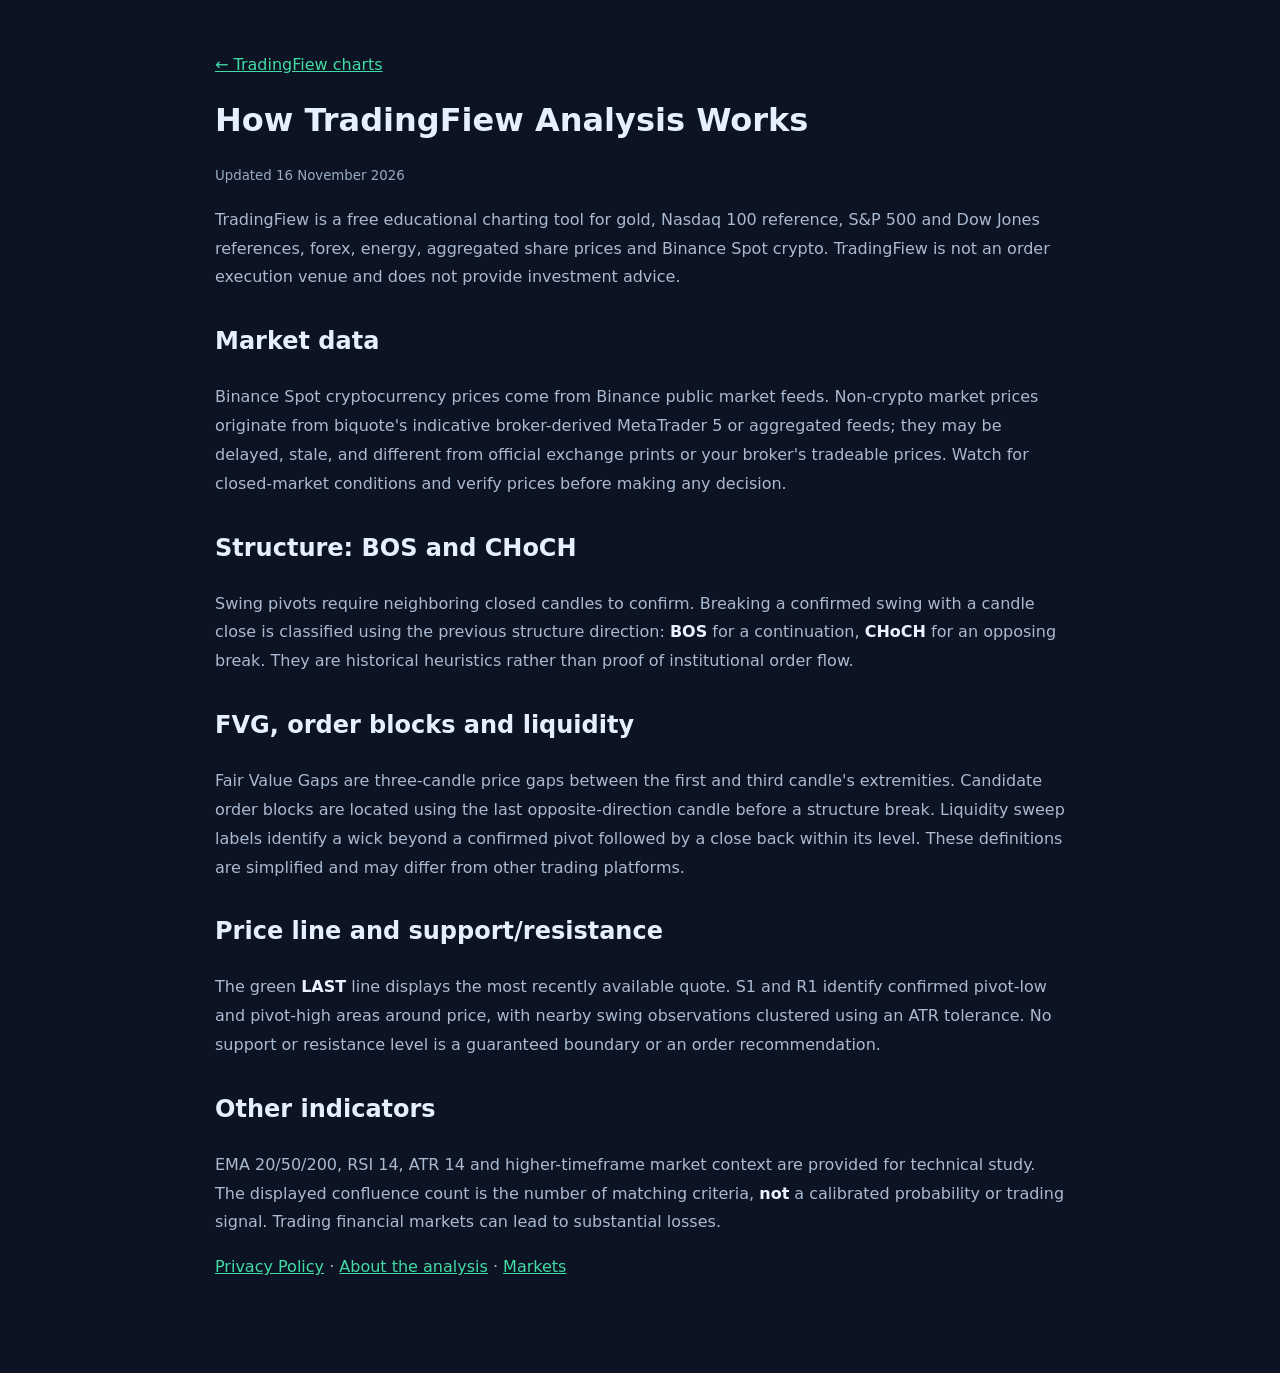
<file: about.html>
<!doctype html><html lang="en"><head><meta charset="utf-8"><meta name="viewport" content="width=device-width,initial-scale=1"><meta name="google-adsense-account" content="ca-pub-7945572016731367"><meta name="description" content="How TradingFiew calculates BOS, CHoCH, FVG, order blocks, liquidity sweeps and price levels."><link rel="canonical" href="https://tradingfiew.github.io/about.html"><title>How TradingFiew Analysis Works — TradingFiew</title><style>body{background:#0c1322;color:#e6f0fd;font:16px/1.8 system-ui,sans-serif;margin:0}main{max-width:850px;margin:0 auto;padding:35px 20px 75px}a{color:#42dba6}h1{line-height:1.2;font-size:2rem}h2{margin-top:28px}p,li{color:#a9bad1}strong{color:#eaf1ff}small{color:#98abc2}</style></head><body><main><p><a href="/">← TradingFiew charts</a></p><h1>How TradingFiew Analysis Works</h1><small>Updated 16 November 2026</small><p>TradingFiew is a free educational charting tool for gold, Nasdaq 100 reference, S&amp;P 500 and Dow Jones references, forex, energy, aggregated share prices and Binance Spot crypto. TradingFiew is not an order execution venue and does not provide investment advice.</p><h2>Market data</h2><p>Binance Spot cryptocurrency prices come from Binance public market feeds. Non-crypto market prices originate from biquote's indicative broker-derived MetaTrader 5 or aggregated feeds; they may be delayed, stale, and different from official exchange prints or your broker's tradeable prices. Watch for closed-market conditions and verify prices before making any decision.</p><h2>Structure: BOS and CHoCH</h2><p>Swing pivots require neighboring closed candles to confirm. Breaking a confirmed swing with a candle close is classified using the previous structure direction: <strong>BOS</strong> for a continuation, <strong>CHoCH</strong> for an opposing break. They are historical heuristics rather than proof of institutional order flow.</p><h2>FVG, order blocks and liquidity</h2><p>Fair Value Gaps are three-candle price gaps between the first and third candle's extremities. Candidate order blocks are located using the last opposite-direction candle before a structure break. Liquidity sweep labels identify a wick beyond a confirmed pivot followed by a close back within its level. These definitions are simplified and may differ from other trading platforms.</p><h2>Price line and support/resistance</h2><p>The green <strong>LAST</strong> line displays the most recently available quote. S1 and R1 identify confirmed pivot-low and pivot-high areas around price, with nearby swing observations clustered using an ATR tolerance. No support or resistance level is a guaranteed boundary or an order recommendation.</p><h2>Other indicators</h2><p>EMA 20/50/200, RSI 14, ATR 14 and higher-timeframe market context are provided for technical study. The displayed confluence count is the number of matching criteria, <strong>not</strong> a calibrated probability or trading signal. Trading financial markets can lead to substantial losses.</p><p><a href="/privacy.html">Privacy Policy</a> · <a href="/about.html">About the analysis</a> · <a href="/">Markets</a></p></main></body></html>
</file>
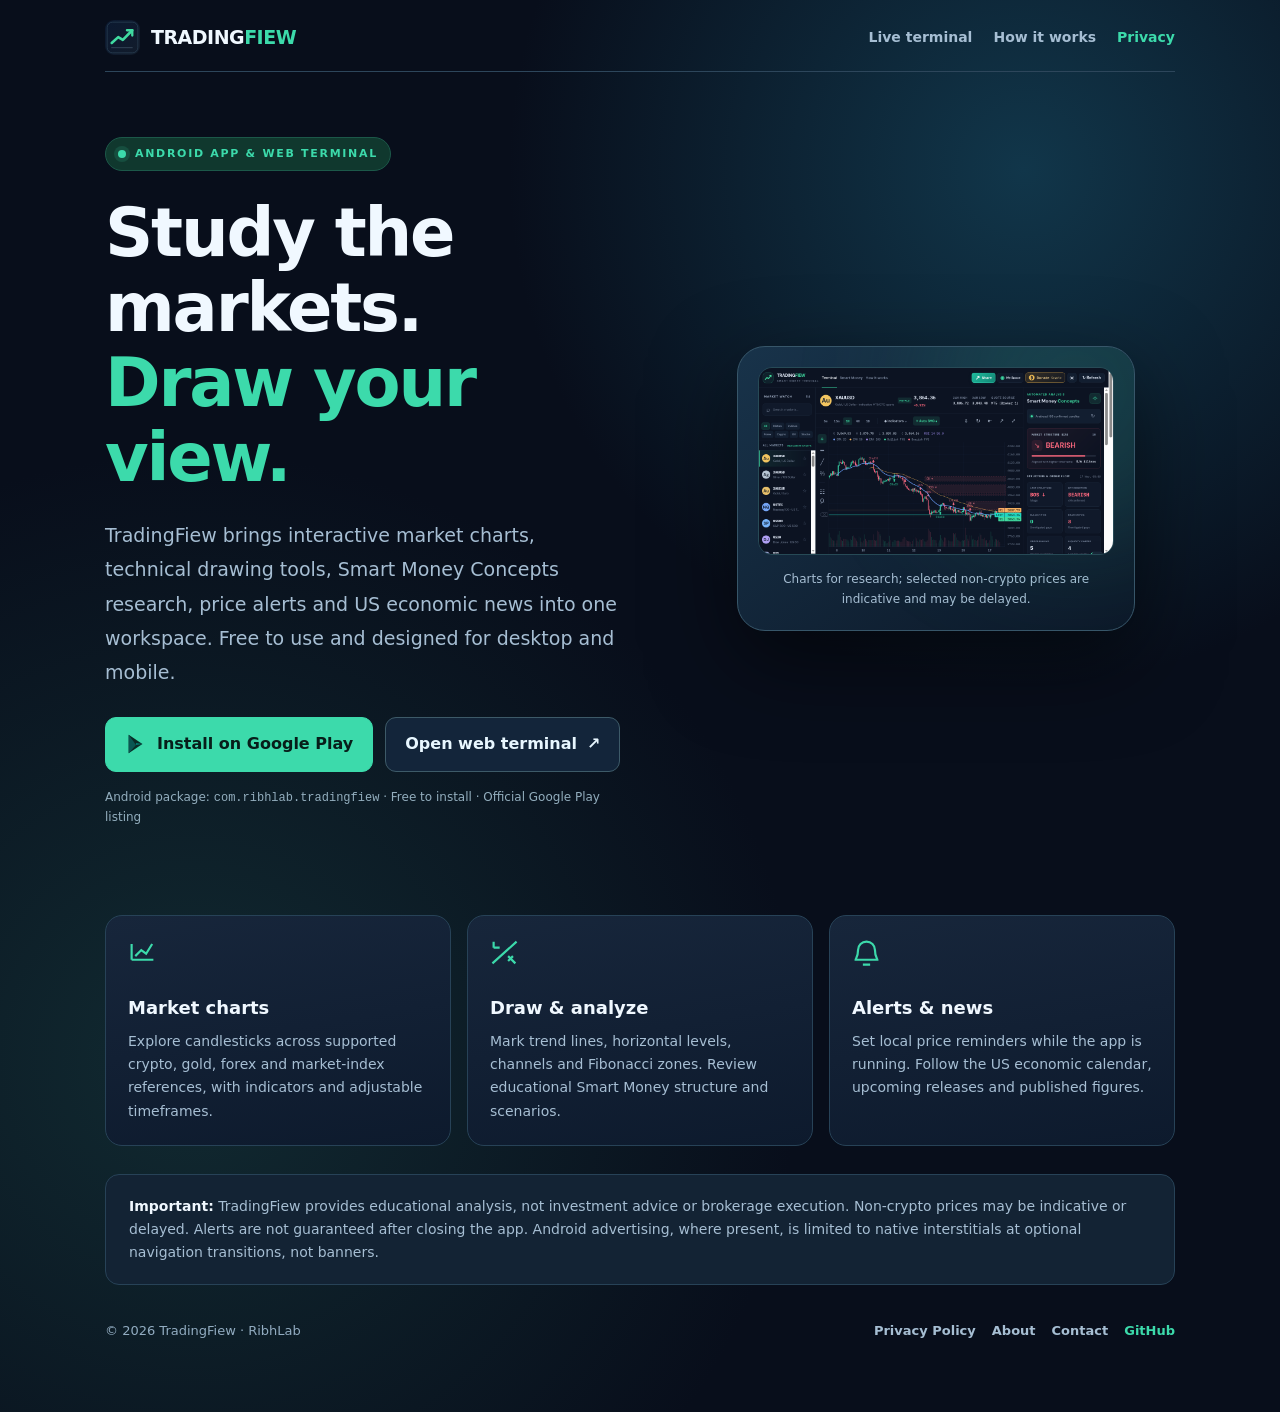
<file: install.html>
<!doctype html>
<html lang="en">
<head>
<meta charset="utf-8">
<meta name="viewport" content="width=device-width, initial-scale=1, viewport-fit=cover">
<meta name="theme-color" content="#081320">
<meta name="description" content="Install TradingFiew on Android from Google Play. Research gold, forex, indices and crypto with interactive charts, drawing tools, SMC education, alerts and an economic calendar.">
<link rel="canonical" href="https://tradingfiew.github.io/install.html">
<link rel="icon" href="/tradingfiew-icon.svg" type="image/svg+xml">
<meta property="og:type" content="website">
<meta property="og:site_name" content="TradingFiew">
<meta property="og:title" content="TradingFiew — Android App & Web Terminal">
<meta property="og:description" content="Interactive market charts, drawing tools, educational Smart Money analysis and local alerts. Install from Google Play.">
<meta property="og:image" content="https://tradingfiew.github.io/og-preview.png">
<meta property="og:url" content="https://tradingfiew.github.io/install.html">
<script type="application/ld+json">{"@context":"https://schema.org","@type":"SoftwareApplication","name":"TradingFiew: Market Charts","operatingSystem":"Android","applicationCategory":"FinanceApplication","description":"Educational market charts, drawing tools, local price alerts and Smart Money Concepts analysis","url":"https://play.google.com/store/apps/details?id=com.ribhlab.tradingfiew","offers":{"@type":"Offer","price":"0","priceCurrency":"USD"}}</script>
<title>Download TradingFiew for Android · Official Website</title>
<style>
:root{color-scheme:dark;--bg:#080e1b;--surface:#111d31;--surface2:#14243b;--text:#f0f8ff;--sub:#a6bed3;--line:#274257;--green:#3cdaab;--cyan:#8ddfea}
*{box-sizing:border-box}html{scroll-behavior:smooth}body{margin:0;background:radial-gradient(circle at 80% 12%,#11364a 0%,transparent 32%),radial-gradient(circle at 15% 75%,#112a31 0%,transparent 40%),var(--bg);color:var(--text);font:16px/1.65 system-ui,-apple-system,"Segoe UI",Arial,sans-serif;min-height:100vh}
a{color:inherit;text-decoration:none}a:focus-visible{outline:3px solid var(--cyan);outline-offset:4px}a:hover{text-decoration:underline}
.shell{max-width:1160px;padding:20px clamp(18px,4vw,45px) 60px;margin:auto}
header{display:flex;gap:18px;align-items:center;justify-content:space-between;flex-wrap:wrap;border-bottom:1px solid #2d465b;padding-bottom:16px}
.brand{display:inline-flex;align-items:center;gap:11px;font-size:19px;font-weight:800;letter-spacing:-.5px}
.brand img{width:35px;height:35px;border-radius:9px}.brand span{color:var(--green)}
nav{display:flex;align-items:center;gap:21px;color:var(--sub);font-size:14px;font-weight:600}
nav a:last-child{color:var(--green)}
main{padding-top:65px}.hero{display:grid;grid-template-columns:minmax(0,1.04fr) minmax(300px,.96fr);align-items:center;gap:clamp(26px,6vw,75px)}
.kicker{display:inline-flex;gap:9px;align-items:center;font-size:11px;letter-spacing:1.7px;color:var(--green);font-weight:850;text-transform:uppercase;background:#10382e;padding:7px 12px;border-radius:30px;border:1px solid #1c5849}
.kicker::before{content:"";height:8px;width:8px;border-radius:50%;background:var(--green);box-shadow:0 0 0 4px #3cdaab22}
h1{font-size:clamp(38px,5.6vw,67px);line-height:1.12;letter-spacing:-2.2px;margin:25px 0 22px;max-width:720px}
h1 em{font-style:normal;color:var(--green)}.intro{font-size:clamp(16px,1.6vw,19px);line-height:1.8;color:var(--sub);max-width:600px;margin-bottom:28px}
.actions{display:flex;gap:12px;flex-wrap:wrap}.btn{display:inline-flex;justify-content:center;align-items:center;gap:10px;border-radius:11px;padding:13px 19px;font-weight:750;border:1px solid #3d5a68;min-height:50px;transition:transform .15s,background .15s}.btn:hover{transform:translateY(-2px);text-decoration:none}.primary{background:var(--green);color:#071e1a;border-color:var(--green)}.primary:hover{background:#76f0c9}.secondary{background:#13253a;color:#e8f7ff}.store-icon{width:22px;height:22px;flex:none}
.hint{font-size:12px;color:#93aebe;margin-top:16px}
.preview{position:relative;padding:20px;background:linear-gradient(145deg,#18334a,#0c1828);border:1px solid #375669;border-radius:28px;box-shadow:0 30px 85px #0008;overflow:hidden}
.preview::before{content:"";position:absolute;right:-90px;top:-105px;width:300px;height:300px;background:#3cdaab25;filter:blur(65px);border-radius:50%;pointer-events:none}
.preview img{width:100%;height:auto;display:block;border-radius:14px;position:relative;border:1px solid #274a56}.preview figcaption{color:var(--sub);font-size:12px;margin-top:15px;text-align:center}
.grid{display:grid;grid-template-columns:repeat(3,minmax(0,1fr));gap:16px;margin:75px 0 28px}
.feature{border:1px solid var(--line);background:linear-gradient(170deg,#17263b,#0d1a2d);padding:22px;border-radius:17px}
.feature svg{height:29px;width:29px;color:var(--green)}.feature h2{font-size:18px;margin:17px 0 8px}.feature p{font-size:14px;color:var(--sub);margin:0}
section.note{padding:20px 23px;background:#132334;border:1px solid var(--line);border-radius:14px;color:var(--sub);font-size:14px}section.note strong{color:var(--text)}
footer{display:flex;justify-content:space-between;gap:16px;flex-wrap:wrap;padding:35px 0 12px;font-size:13px;color:#92acc1}footer nav{gap:16px;font-size:13px}
@media(max-width:830px){main{padding-top:35px}.hero{grid-template-columns:1fr}.preview{max-width:640px;margin:auto}.grid{grid-template-columns:1fr 1fr;margin-top:45px}}
@media(max-width:520px){.shell{padding:16px 16px 30px}nav{gap:13px}.hero{gap:27px}.grid{grid-template-columns:1fr}.preview{padding:10px;border-radius:16px}.actions .btn{width:100%}h1{letter-spacing:-1.2px}footer nav{flex-wrap:wrap}}
@media(prefers-reduced-motion:reduce){.btn{transition:none}.btn:hover{transform:none}}
</style>
</head>
<body>
<div class="shell">
<header>
<a href="/" class="brand" aria-label="TradingFiew official website"><img src="/tradingfiew-icon.svg" alt=""><strong>TRADING<span>FIEW</span></strong></a>
<nav aria-label="Main navigation"><a href="/">Live terminal</a><a href="/about.html">How it works</a><a href="/privacy.html">Privacy</a></nav>
</header>
<main>
<section class="hero" aria-labelledby="headline">
<div>
<div class="kicker">Android app &amp; web terminal</div>
<h1 id="headline">Study the markets. <em>Draw your view.</em></h1>
<p class="intro">TradingFiew brings interactive market charts, technical drawing tools, Smart Money Concepts research, price alerts and US economic news into one workspace. Free to use and designed for desktop and mobile.</p>
<div class="actions">
<a class="btn primary" href="https://play.google.com/store/apps/details?id=com.ribhlab.tradingfiew" target="_blank" rel="noopener noreferrer" aria-label="Install TradingFiew on Google Play">
<svg class="store-icon" viewBox="0 0 24 24" fill="none" aria-hidden="true"><path d="M4 2l15 10L4 22z" fill="#092b25"/><path d="M4 2l8 11L4 22z" fill="#0a5652"/><path d="M12 13l7-1-7-1" fill="#007c73"/></svg>Install on Google Play</a>
<a class="btn secondary" href="/?symbol=XAUUSD&amp;tf=1h">Open web terminal <span aria-hidden="true">↗</span></a>
</div>
<p class="hint">Android package: <code>com.ribhlab.tradingfiew</code> · Free to install · Official Google Play listing</p>
</div>
<figure class="preview"><img src="/og-preview.png" alt="Real TradingFiew chart terminal preview with price chart and technical overlays" width="1200" height="630" loading="eager"><figcaption>Charts for research; selected non-crypto prices are indicative and may be delayed.</figcaption></figure>
</section>
<section class="grid" aria-label="Highlights">
<article class="feature"><svg viewBox="0 0 24 24" fill="none" stroke="currentColor" stroke-width="1.8" aria-hidden="true"><path d="M3 18V5M3 18h18M6 15l5-5 4 3 5-8"/></svg><h2>Market charts</h2><p>Explore candlesticks across supported crypto, gold, forex and market-index references, with indicators and adjustable timeframes.</p></article>
<article class="feature"><svg viewBox="0 0 24 24" fill="none" stroke="currentColor" stroke-width="1.8" aria-hidden="true"><path d="M2 21l20-18M3 3v5M3 8h5M15 15l6 6M19 15l-4 4"/></svg><h2>Draw &amp; analyze</h2><p>Mark trend lines, horizontal levels, channels and Fibonacci zones. Review educational Smart Money structure and scenarios.</p></article>
<article class="feature"><svg viewBox="0 0 24 24" fill="none" stroke="currentColor" stroke-width="1.8" aria-hidden="true"><path d="M12 3a7 7 0 0 0-7 7c0 6-2 7-2 8h18c0-1-2-2-2-8a7 7 0 0 0-7-7ZM9 22h6"/></svg><h2>Alerts &amp; news</h2><p>Set local price reminders while the app is running. Follow the US economic calendar, upcoming releases and published figures.</p></article>
</section>
<section class="note" aria-label="Important market data notice"><strong>Important:</strong> TradingFiew provides educational analysis, not investment advice or brokerage execution. Non-crypto prices may be indicative or delayed. Alerts are not guaranteed after closing the app. Android advertising, where present, is limited to native interstitials at optional navigation transitions, not banners.</section>
</main>
<footer><span>© 2026 TradingFiew · RibhLab</span><nav aria-label="Legal links"><a href="/privacy.html">Privacy Policy</a><a href="/about.html">About</a><a href="mailto:rachid022note7@gmail.com">Contact</a><a href="https://github.com/tradingfiew/tradingfiew.github.io">GitHub</a></nav></footer>
</div>
</body>
</html>
</file>
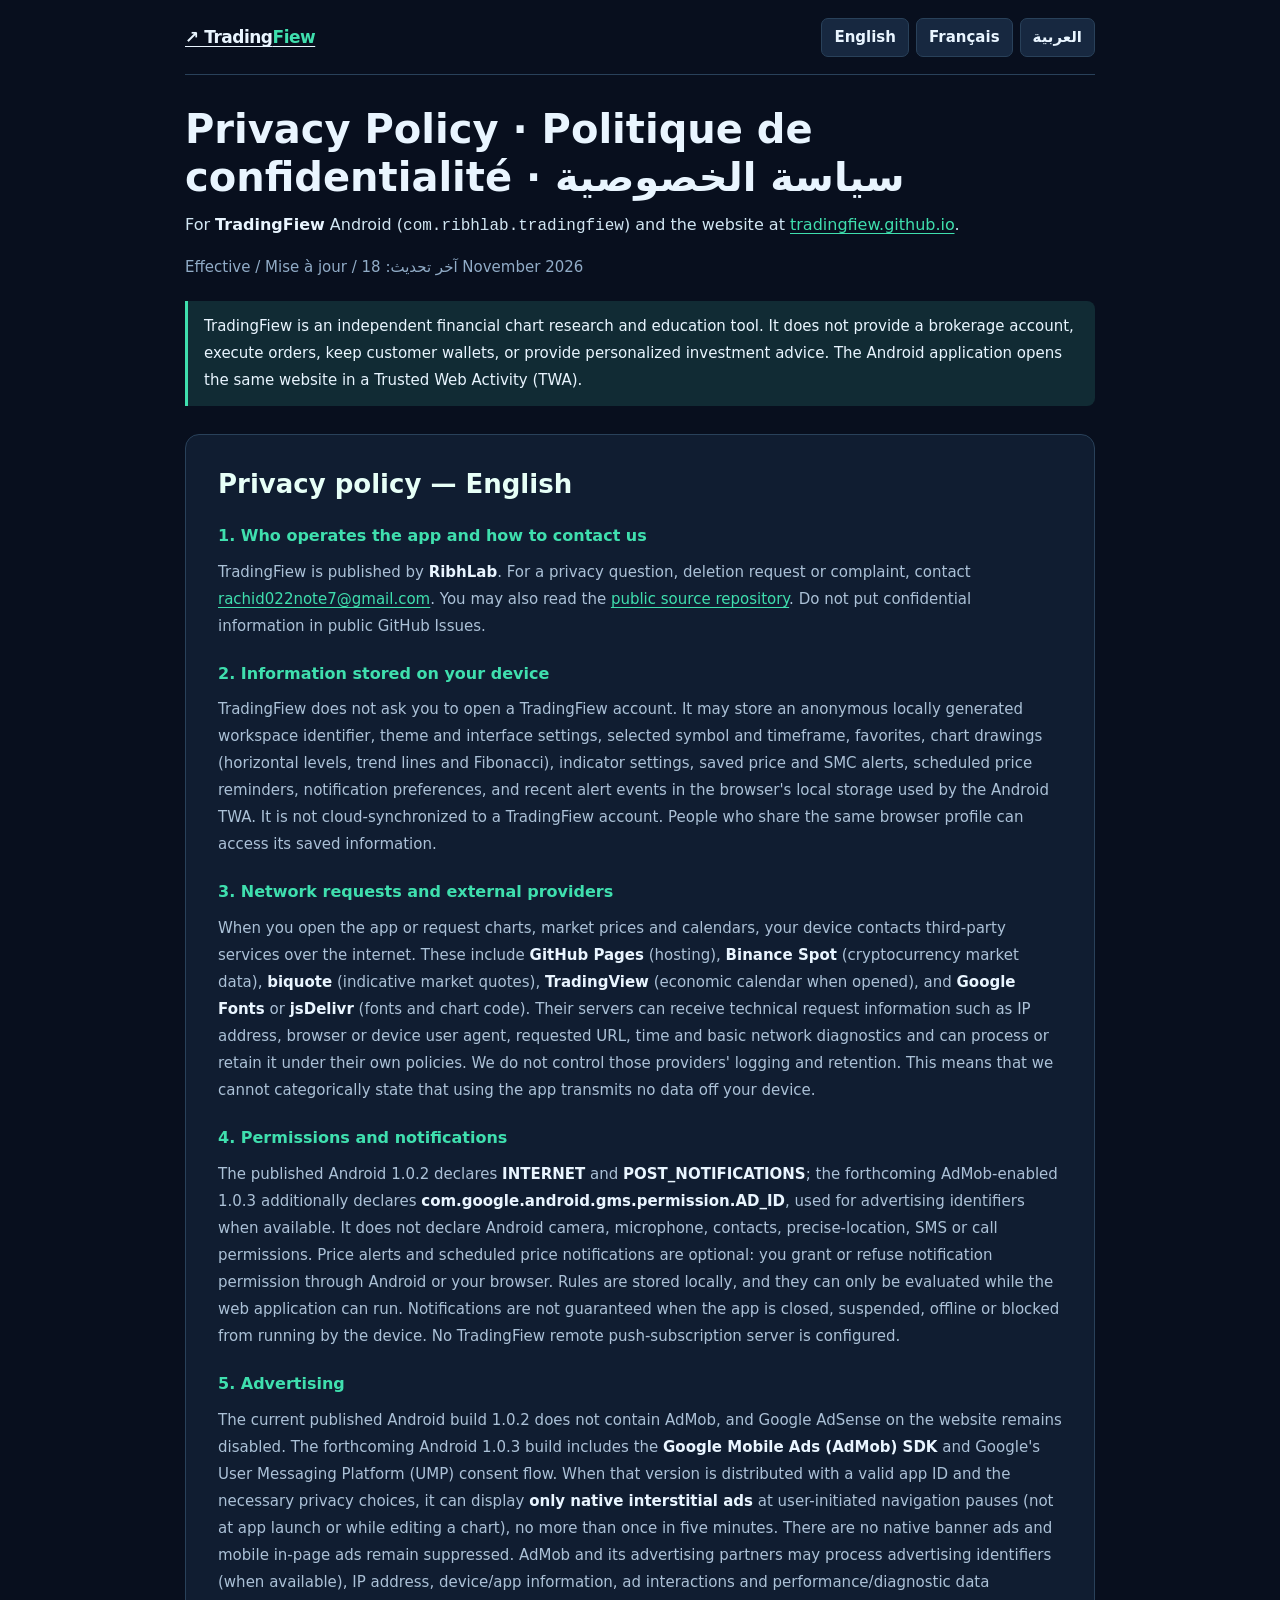
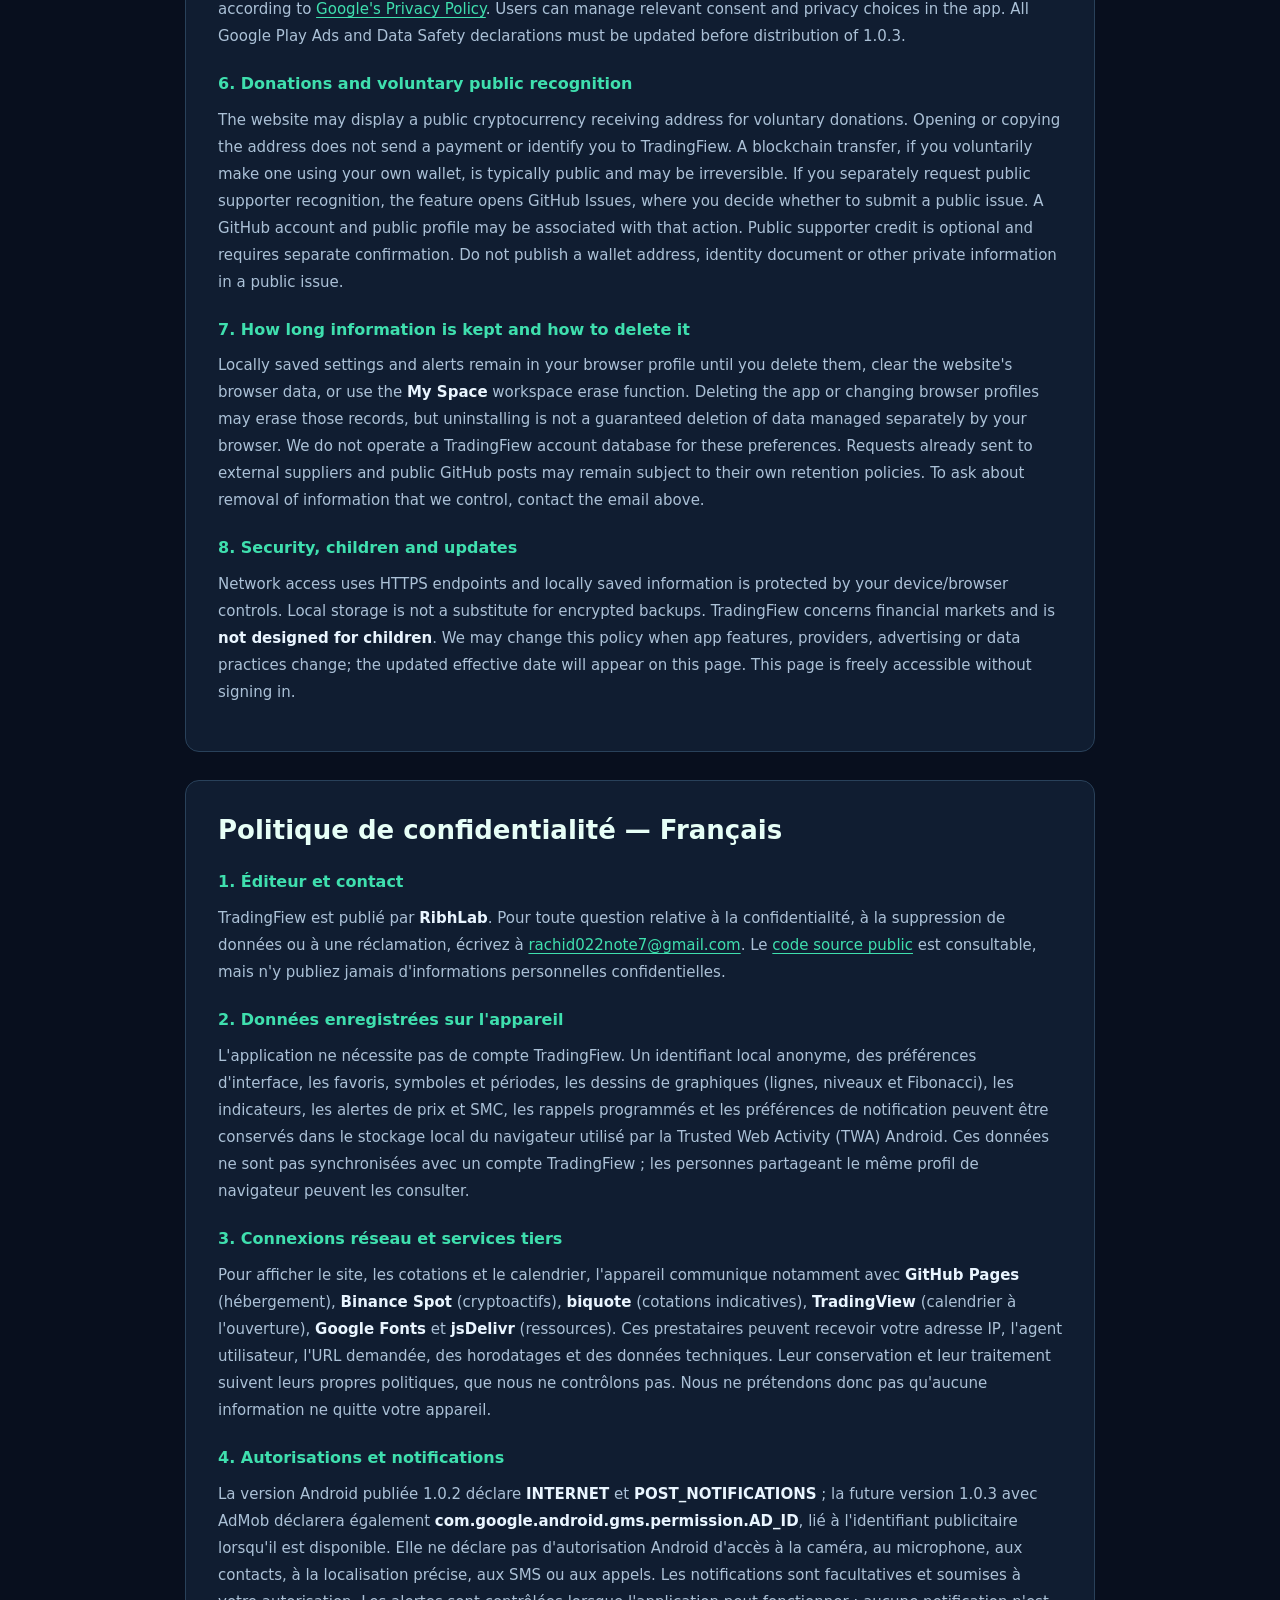
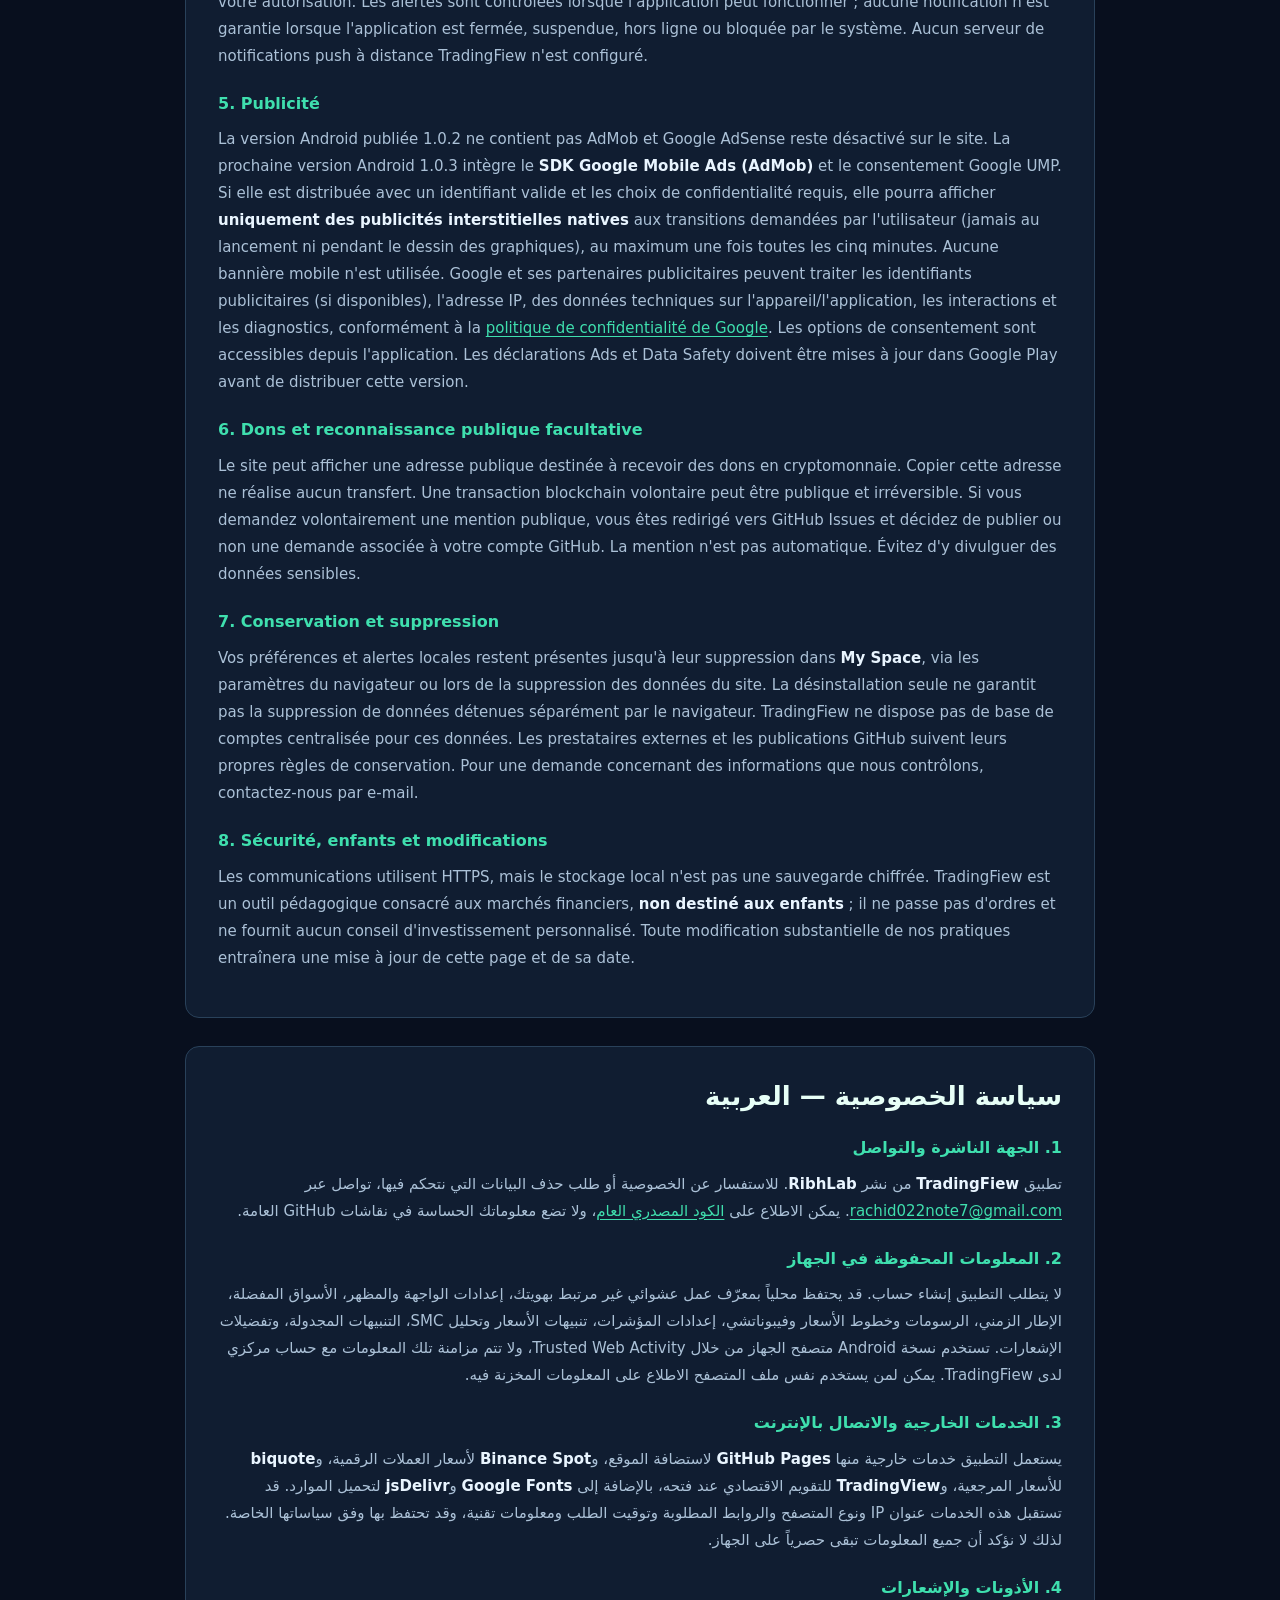
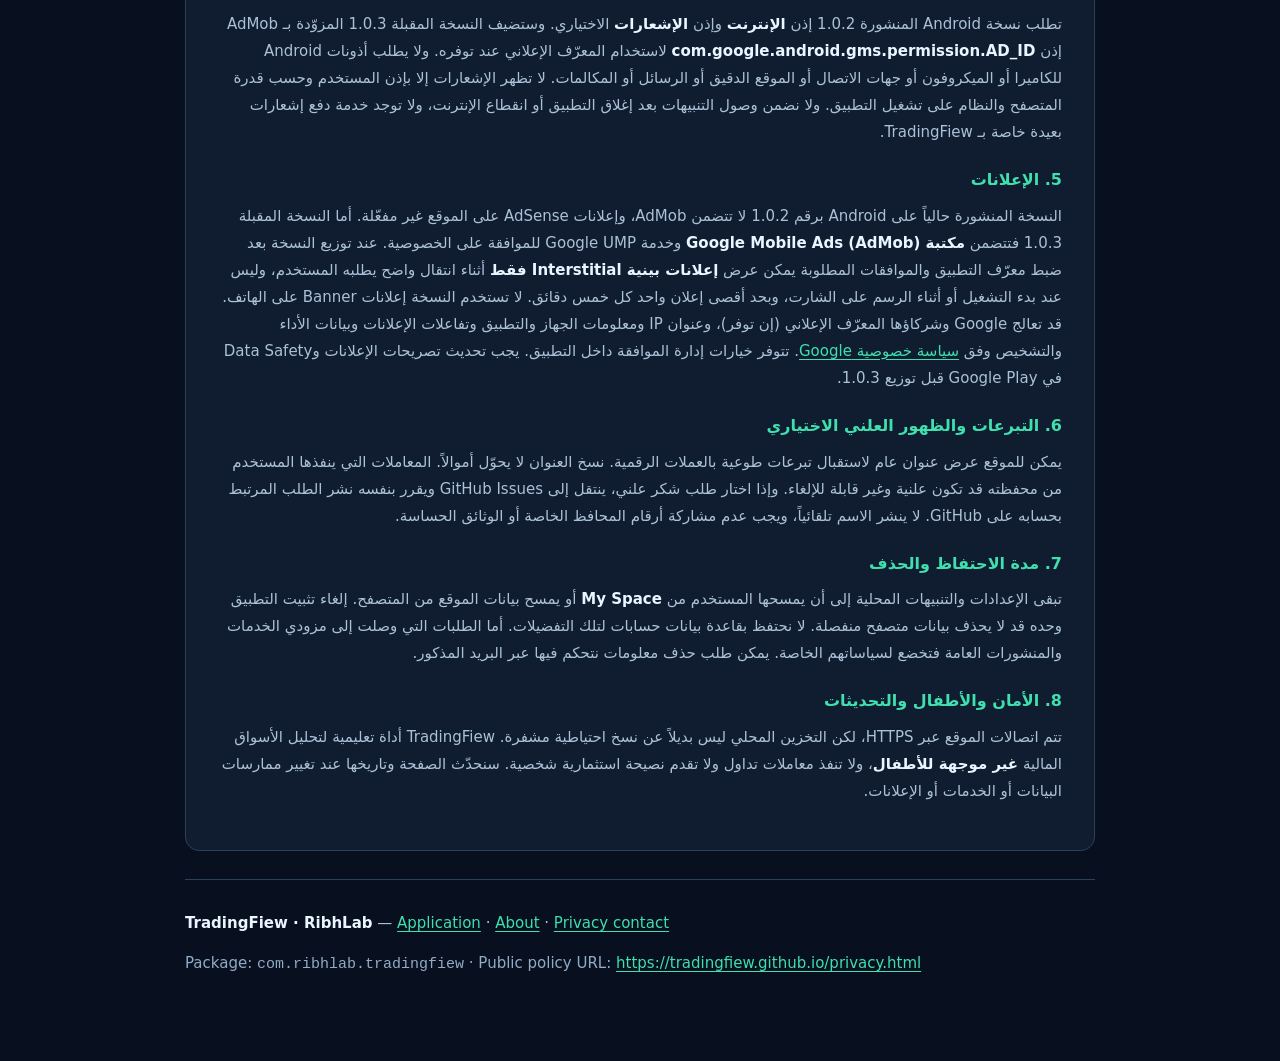
<file: privacy.html>
<!doctype html>
<html lang="en">
<head>
<meta charset="utf-8">
<meta name="viewport" content="width=device-width,initial-scale=1,viewport-fit=cover">
<meta name="robots" content="index,follow">
<meta name="description" content="TradingFiew Android and web privacy policy: on-device alerts and drawings, permissions, data services, advertising, retention and deletion.">
<link rel="canonical" href="https://tradingfiew.github.io/privacy.html">
<meta name="theme-color" content="#0c1627">
<title>Privacy Policy | سياسة الخصوصية | Confidentialité — TradingFiew</title>
<style>
:root{color-scheme:dark;--bg:#080f1e;--panel:#101d31;--line:#29415a;--text:#e9f5ff;--muted:#abc1d7;--brand:#3fdfae}
*{box-sizing:border-box}html{scroll-behavior:smooth}body{margin:0;background:var(--bg);color:var(--text);font:15px/1.8 system-ui,-apple-system,"Segoe UI",Arial,sans-serif}
main{max-width:1000px;margin:auto;padding:18px clamp(15px,4vw,45px) 72px}
a{color:var(--brand);text-underline-offset:3px;overflow-wrap:anywhere}a:focus-visible{outline:2px solid #fff;outline-offset:4px}
header{display:flex;align-items:center;justify-content:space-between;gap:12px;padding-bottom:17px;border-bottom:1px solid var(--line);flex-wrap:wrap}
.brand{font-size:17px;font-weight:850;color:var(--text);letter-spacing:-.5px}.brand span{color:var(--brand)}
.lang{display:flex;gap:7px;flex-wrap:wrap}.lang a{text-decoration:none;background:#172840;border:1px solid var(--line);padding:5px 12px;border-radius:7px;color:var(--text);font-weight:700}
h1{font-size:clamp(26px,4vw,40px);line-height:1.2;margin:30px 0 10px}h2{font-size:clamp(20px,3vw,26px);line-height:1.35;color:#e7fff7;margin:0 0 11px}
h3{font-size:16px;color:var(--brand);margin:20px 0 5px}
p,li{color:var(--muted)}p{margin:8px 0 13px}strong{color:var(--text)}
small,.dim{color:#91acc7}.lead{font-size:16px;color:#d1e6f3}.info{background:#112b34;border-left:3px solid var(--brand);padding:12px 16px;border-radius:0 8px 8px 0;margin:20px 0}
section.policy{scroll-margin-top:24px;border:1px solid var(--line);border-radius:14px;background:var(--panel);padding:clamp(16px,3vw,32px);margin-top:28px}
section.policy ul{padding-inline-start:24px}section.policy li{margin-bottom:7px}
section.policy[dir="rtl"]{text-align:right}section.policy[dir="rtl"] ul{padding-inline-start:0;padding-inline-end:24px}
.grid{display:grid;grid-template-columns:repeat(auto-fit,minmax(230px,1fr));gap:10px;margin:14px 0}.tile{background:#15263c;border:1px solid var(--line);padding:12px 14px;border-radius:9px}
footer{border-top:1px solid var(--line);margin-top:28px;padding-top:22px;color:var(--muted)}
@media(prefers-reduced-motion:reduce){html{scroll-behavior:auto}}
</style>
</head>
<body>
<main>
<header>
<a class="brand" href="/" aria-label="TradingFiew home">↗ Trading<span>Fiew</span></a>
<nav class="lang" aria-label="Privacy policy languages">
<a href="#english" lang="en">English</a><a href="#francais" lang="fr">Français</a><a href="#arabic" lang="ar">العربية</a>
</nav>
</header>
<h1>Privacy Policy · Politique de confidentialité · سياسة الخصوصية</h1>
<p class="lead">For <strong>TradingFiew</strong> Android (<code>com.ribhlab.tradingfiew</code>) and the website at <a href="https://tradingfiew.github.io/">tradingfiew.github.io</a>.</p>
<p class="dim">Effective / Mise à jour / آخر تحديث: 18 November 2026</p>
<div class="info">TradingFiew is an independent financial chart research and education tool. It does not provide a brokerage account, execute orders, keep customer wallets, or provide personalized investment advice. The Android application opens the same website in a Trusted Web Activity (TWA).</div>
<section class="policy" id="english" lang="en">
<h2>Privacy policy — English</h2>
<h3>1. Who operates the app and how to contact us</h3>
<p>TradingFiew is published by <strong>RibhLab</strong>. For a privacy question, deletion request or complaint, contact <a href="mailto:rachid022note7@gmail.com">rachid022note7@gmail.com</a>. You may also read the <a href="https://github.com/tradingfiew/tradingfiew.github.io">public source repository</a>. Do not put confidential information in public GitHub Issues.</p>
<h3>2. Information stored on your device</h3>
<p>TradingFiew does not ask you to open a TradingFiew account. It may store an anonymous locally generated workspace identifier, theme and interface settings, selected symbol and timeframe, favorites, chart drawings (horizontal levels, trend lines and Fibonacci), indicator settings, saved price and SMC alerts, scheduled price reminders, notification preferences, and recent alert events in the browser's local storage used by the Android TWA. It is not cloud-synchronized to a TradingFiew account. People who share the same browser profile can access its saved information.</p>
<h3>3. Network requests and external providers</h3>
<p>When you open the app or request charts, market prices and calendars, your device contacts third-party services over the internet. These include <strong>GitHub Pages</strong> (hosting), <strong>Binance Spot</strong> (cryptocurrency market data), <strong>biquote</strong> (indicative market quotes), <strong>TradingView</strong> (economic calendar when opened), and <strong>Google Fonts</strong> or <strong>jsDelivr</strong> (fonts and chart code). Their servers can receive technical request information such as IP address, browser or device user agent, requested URL, time and basic network diagnostics and can process or retain it under their own policies. We do not control those providers' logging and retention. This means that we cannot categorically state that using the app transmits no data off your device.</p>
<h3>4. Permissions and notifications</h3>
<p>The published Android 1.0.2 declares <strong>INTERNET</strong> and <strong>POST_NOTIFICATIONS</strong>; the forthcoming AdMob-enabled 1.0.3 additionally declares <strong>com.google.android.gms.permission.AD_ID</strong>, used for advertising identifiers when available. It does not declare Android camera, microphone, contacts, precise-location, SMS or call permissions. Price alerts and scheduled price notifications are optional: you grant or refuse notification permission through Android or your browser. Rules are stored locally, and they can only be evaluated while the web application can run. Notifications are not guaranteed when the app is closed, suspended, offline or blocked from running by the device. No TradingFiew remote push-subscription server is configured.</p>
<h3>5. Advertising</h3>
<p>The current published Android build 1.0.2 does not contain AdMob, and Google AdSense on the website remains disabled. The forthcoming Android 1.0.3 build includes the <strong>Google Mobile Ads (AdMob) SDK</strong> and Google's User Messaging Platform (UMP) consent flow. When that version is distributed with a valid app ID and the necessary privacy choices, it can display <strong>only native interstitial ads</strong> at user-initiated navigation pauses (not at app launch or while editing a chart), no more than once in five minutes. There are no native banner ads and mobile in-page ads remain suppressed. AdMob and its advertising partners may process advertising identifiers (when available), IP address, device/app information, ad interactions and performance/diagnostic data according to <a href='https://policies.google.com/privacy' target='_blank' rel='noopener noreferrer'>Google's Privacy Policy</a>. Users can manage relevant consent and privacy choices in the app. All Google Play Ads and Data Safety declarations must be updated before distribution of 1.0.3.</p>
<h3>6. Donations and voluntary public recognition</h3>
<p>The website may display a public cryptocurrency receiving address for voluntary donations. Opening or copying the address does not send a payment or identify you to TradingFiew. A blockchain transfer, if you voluntarily make one using your own wallet, is typically public and may be irreversible. If you separately request public supporter recognition, the feature opens GitHub Issues, where you decide whether to submit a public issue. A GitHub account and public profile may be associated with that action. Public supporter credit is optional and requires separate confirmation. Do not publish a wallet address, identity document or other private information in a public issue.</p>
<h3>7. How long information is kept and how to delete it</h3>
<p>Locally saved settings and alerts remain in your browser profile until you delete them, clear the website's browser data, or use the <strong>My Space</strong> workspace erase function. Deleting the app or changing browser profiles may erase those records, but uninstalling is not a guaranteed deletion of data managed separately by your browser. We do not operate a TradingFiew account database for these preferences. Requests already sent to external suppliers and public GitHub posts may remain subject to their own retention policies. To ask about removal of information that we control, contact the email above.</p>
<h3>8. Security, children and updates</h3>
<p>Network access uses HTTPS endpoints and locally saved information is protected by your device/browser controls. Local storage is not a substitute for encrypted backups. TradingFiew concerns financial markets and is <strong>not designed for children</strong>. We may change this policy when app features, providers, advertising or data practices change; the updated effective date will appear on this page. This page is freely accessible without signing in.</p>
</section>
<section class="policy" id="francais" lang="fr">
<h2>Politique de confidentialité — Français</h2>
<h3>1. Éditeur et contact</h3>
<p>TradingFiew est publié par <strong>RibhLab</strong>. Pour toute question relative à la confidentialité, à la suppression de données ou à une réclamation, écrivez à <a href="mailto:rachid022note7@gmail.com">rachid022note7@gmail.com</a>. Le <a href="https://github.com/tradingfiew/tradingfiew.github.io">code source public</a> est consultable, mais n'y publiez jamais d'informations personnelles confidentielles.</p>
<h3>2. Données enregistrées sur l'appareil</h3>
<p>L'application ne nécessite pas de compte TradingFiew. Un identifiant local anonyme, des préférences d'interface, les favoris, symboles et périodes, les dessins de graphiques (lignes, niveaux et Fibonacci), les indicateurs, les alertes de prix et SMC, les rappels programmés et les préférences de notification peuvent être conservés dans le stockage local du navigateur utilisé par la Trusted Web Activity (TWA) Android. Ces données ne sont pas synchronisées avec un compte TradingFiew ; les personnes partageant le même profil de navigateur peuvent les consulter.</p>
<h3>3. Connexions réseau et services tiers</h3>
<p>Pour afficher le site, les cotations et le calendrier, l'appareil communique notamment avec <strong>GitHub Pages</strong> (hébergement), <strong>Binance Spot</strong> (cryptoactifs), <strong>biquote</strong> (cotations indicatives), <strong>TradingView</strong> (calendrier à l'ouverture), <strong>Google Fonts</strong> et <strong>jsDelivr</strong> (ressources). Ces prestataires peuvent recevoir votre adresse IP, l'agent utilisateur, l'URL demandée, des horodatages et des données techniques. Leur conservation et leur traitement suivent leurs propres politiques, que nous ne contrôlons pas. Nous ne prétendons donc pas qu'aucune information ne quitte votre appareil.</p>
<h3>4. Autorisations et notifications</h3>
<p>La version Android publiée 1.0.2 déclare <strong>INTERNET</strong> et <strong>POST_NOTIFICATIONS</strong> ; la future version 1.0.3 avec AdMob déclarera également <strong>com.google.android.gms.permission.AD_ID</strong>, lié à l'identifiant publicitaire lorsqu'il est disponible. Elle ne déclare pas d'autorisation Android d'accès à la caméra, au microphone, aux contacts, à la localisation précise, aux SMS ou aux appels. Les notifications sont facultatives et soumises à votre autorisation. Les alertes sont contrôlées lorsque l'application peut fonctionner ; aucune notification n'est garantie lorsque l'application est fermée, suspendue, hors ligne ou bloquée par le système. Aucun serveur de notifications push à distance TradingFiew n'est configuré.</p>
<h3>5. Publicité</h3>
<p>La version Android publiée 1.0.2 ne contient pas AdMob et Google AdSense reste désactivé sur le site. La prochaine version Android 1.0.3 intègre le <strong>SDK Google Mobile Ads (AdMob)</strong> et le consentement Google UMP. Si elle est distribuée avec un identifiant valide et les choix de confidentialité requis, elle pourra afficher <strong>uniquement des publicités interstitielles natives</strong> aux transitions demandées par l'utilisateur (jamais au lancement ni pendant le dessin des graphiques), au maximum une fois toutes les cinq minutes. Aucune bannière mobile n'est utilisée. Google et ses partenaires publicitaires peuvent traiter les identifiants publicitaires (si disponibles), l'adresse IP, des données techniques sur l'appareil/l'application, les interactions et les diagnostics, conformément à la <a href='https://policies.google.com/privacy' target='_blank' rel='noopener noreferrer'>politique de confidentialité de Google</a>. Les options de consentement sont accessibles depuis l'application. Les déclarations Ads et Data Safety doivent être mises à jour dans Google Play avant de distribuer cette version.</p>
<h3>6. Dons et reconnaissance publique facultative</h3>
<p>Le site peut afficher une adresse publique destinée à recevoir des dons en cryptomonnaie. Copier cette adresse ne réalise aucun transfert. Une transaction blockchain volontaire peut être publique et irréversible. Si vous demandez volontairement une mention publique, vous êtes redirigé vers GitHub Issues et décidez de publier ou non une demande associée à votre compte GitHub. La mention n'est pas automatique. Évitez d'y divulguer des données sensibles.</p>
<h3>7. Conservation et suppression</h3>
<p>Vos préférences et alertes locales restent présentes jusqu'à leur suppression dans <strong>My Space</strong>, via les paramètres du navigateur ou lors de la suppression des données du site. La désinstallation seule ne garantit pas la suppression de données détenues séparément par le navigateur. TradingFiew ne dispose pas de base de comptes centralisée pour ces données. Les prestataires externes et les publications GitHub suivent leurs propres règles de conservation. Pour une demande concernant des informations que nous contrôlons, contactez-nous par e-mail.</p>
<h3>8. Sécurité, enfants et modifications</h3>
<p>Les communications utilisent HTTPS, mais le stockage local n'est pas une sauvegarde chiffrée. TradingFiew est un outil pédagogique consacré aux marchés financiers, <strong>non destiné aux enfants</strong> ; il ne passe pas d'ordres et ne fournit aucun conseil d'investissement personnalisé. Toute modification substantielle de nos pratiques entraînera une mise à jour de cette page et de sa date.</p>
</section>
<section class="policy" id="arabic" lang="ar" dir="rtl">
<h2>سياسة الخصوصية — العربية</h2>
<h3>1. الجهة الناشرة والتواصل</h3>
<p>تطبيق <strong>TradingFiew</strong> من نشر <strong>RibhLab</strong>. للاستفسار عن الخصوصية أو طلب حذف البيانات التي نتحكم فيها، تواصل عبر <a href="mailto:rachid022note7@gmail.com" dir="ltr">rachid022note7@gmail.com</a>. يمكن الاطلاع على <a href="https://github.com/tradingfiew/tradingfiew.github.io">الكود المصدري العام</a>، ولا تضع معلوماتك الحساسة في نقاشات GitHub العامة.</p>
<h3>2. المعلومات المحفوظة في الجهاز</h3>
<p>لا يتطلب التطبيق إنشاء حساب. قد يحتفظ محلياً بمعرّف عمل عشوائي غير مرتبط بهويتك، إعدادات الواجهة والمظهر، الأسواق المفضلة، الإطار الزمني، الرسومات وخطوط الأسعار وفيبوناتشي، إعدادات المؤشرات، تنبيهات الأسعار وتحليل SMC، التنبيهات المجدولة، وتفضيلات الإشعارات. تستخدم نسخة Android متصفح الجهاز من خلال Trusted Web Activity، ولا تتم مزامنة تلك المعلومات مع حساب مركزي لدى TradingFiew. يمكن لمن يستخدم نفس ملف المتصفح الاطلاع على المعلومات المخزنة فيه.</p>
<h3>3. الخدمات الخارجية والاتصال بالإنترنت</h3>
<p>يستعمل التطبيق خدمات خارجية منها <strong>GitHub Pages</strong> لاستضافة الموقع، و<strong>Binance Spot</strong> لأسعار العملات الرقمية، و<strong>biquote</strong> للأسعار المرجعية، و<strong>TradingView</strong> للتقويم الاقتصادي عند فتحه، بالإضافة إلى <strong>Google Fonts</strong> و<strong>jsDelivr</strong> لتحميل الموارد. قد تستقبل هذه الخدمات عنوان IP ونوع المتصفح والروابط المطلوبة وتوقيت الطلب ومعلومات تقنية، وقد تحتفظ بها وفق سياساتها الخاصة. لذلك لا نؤكد أن جميع المعلومات تبقى حصرياً على الجهاز.</p>
<h3>4. الأذونات والإشعارات</h3>
<p>تطلب نسخة Android المنشورة 1.0.2 إذن <strong>الإنترنت</strong> وإذن <strong>الإشعارات</strong> الاختياري. وستضيف النسخة المقبلة 1.0.3 المزوّدة بـ AdMob إذن <strong>com.google.android.gms.permission.AD_ID</strong> لاستخدام المعرّف الإعلاني عند توفره. ولا يطلب أذونات Android للكاميرا أو الميكروفون أو جهات الاتصال أو الموقع الدقيق أو الرسائل أو المكالمات. لا تظهر الإشعارات إلا بإذن المستخدم وحسب قدرة المتصفح والنظام على تشغيل التطبيق. ولا نضمن وصول التنبيهات بعد إغلاق التطبيق أو انقطاع الإنترنت، ولا توجد خدمة دفع إشعارات بعيدة خاصة بـ TradingFiew.</p>
<h3>5. الإعلانات</h3>
<p>النسخة المنشورة حالياً على Android برقم 1.0.2 لا تتضمن AdMob، وإعلانات AdSense على الموقع غير مفعّلة. أما النسخة المقبلة 1.0.3 فتتضمن <strong>مكتبة Google Mobile Ads (AdMob)</strong> وخدمة Google UMP للموافقة على الخصوصية. عند توزيع النسخة بعد ضبط معرّف التطبيق والموافقات المطلوبة يمكن عرض <strong>إعلانات بينية Interstitial فقط</strong> أثناء انتقال واضح يطلبه المستخدم، وليس عند بدء التشغيل أو أثناء الرسم على الشارت، وبحد أقصى إعلان واحد كل خمس دقائق. لا تستخدم النسخة إعلانات Banner على الهاتف. قد تعالج Google وشركاؤها المعرّف الإعلاني (إن توفر)، وعنوان IP ومعلومات الجهاز والتطبيق وتفاعلات الإعلانات وبيانات الأداء والتشخيص وفق <a href='https://policies.google.com/privacy' target='_blank' rel='noopener noreferrer'>سياسة خصوصية Google</a>. تتوفر خيارات إدارة الموافقة داخل التطبيق. يجب تحديث تصريحات الإعلانات وData Safety في Google Play قبل توزيع 1.0.3.</p>
<h3>6. التبرعات والظهور العلني الاختياري</h3>
<p>يمكن للموقع عرض عنوان عام لاستقبال تبرعات طوعية بالعملات الرقمية. نسخ العنوان لا يحوّل أموالاً. المعاملات التي ينفذها المستخدم من محفظته قد تكون علنية وغير قابلة للإلغاء. وإذا اختار طلب شكر علني، ينتقل إلى GitHub Issues ويقرر بنفسه نشر الطلب المرتبط بحسابه على GitHub. لا ينشر الاسم تلقائياً، ويجب عدم مشاركة أرقام المحافظ الخاصة أو الوثائق الحساسة.</p>
<h3>7. مدة الاحتفاظ والحذف</h3>
<p>تبقى الإعدادات والتنبيهات المحلية إلى أن يمسحها المستخدم من <strong>My Space</strong> أو يمسح بيانات الموقع من المتصفح. إلغاء تثبيت التطبيق وحده قد لا يحذف بيانات متصفح منفصلة. لا نحتفظ بقاعدة بيانات حسابات لتلك التفضيلات. أما الطلبات التي وصلت إلى مزودي الخدمات والمنشورات العامة فتخضع لسياساتهم الخاصة. يمكن طلب حذف معلومات نتحكم فيها عبر البريد المذكور.</p>
<h3>8. الأمان والأطفال والتحديثات</h3>
<p>تتم اتصالات الموقع عبر HTTPS، لكن التخزين المحلي ليس بديلاً عن نسخ احتياطية مشفرة. TradingFiew أداة تعليمية لتحليل الأسواق المالية <strong>غير موجهة للأطفال</strong>، ولا تنفذ معاملات تداول ولا تقدم نصيحة استثمارية شخصية. سنحدّث الصفحة وتاريخها عند تغيير ممارسات البيانات أو الخدمات أو الإعلانات.</p>
</section>
<footer>
<p><strong>TradingFiew · RibhLab</strong> — <a href="/">Application</a> · <a href="/about.html">About</a> · <a href="mailto:rachid022note7@gmail.com">Privacy contact</a></p>
<p class="dim">Package: <code>com.ribhlab.tradingfiew</code> · Public policy URL: <a href="https://tradingfiew.github.io/privacy.html">https://tradingfiew.github.io/privacy.html</a></p>
<p><button type="button" id="nativeAdPrivacyBtn" hidden style="background:#173a3c;border:1px solid #3fdfae;border-radius:8px;color:#e9f5ff;padding:10px 16px;cursor:pointer">Android Ad Privacy Choices · Choix publicitaires · خيارات خصوصية الإعلانات</button></p>
<script>
(function(){
  var button=document.getElementById('nativeAdPrivacyBtn');
  try {
    if(sessionStorage.getItem('tradingfiew:native-twa')==='1'){
      button.hidden=false;
      button.addEventListener('click',function(){
        location.href='intent://privacy-options#Intent;scheme=tradingfiew;package=com.ribhlab.tradingfiew;end';
      });
    }
  }catch(error){}
})();
</script>
</footer>
</main></body></html>
</file>
